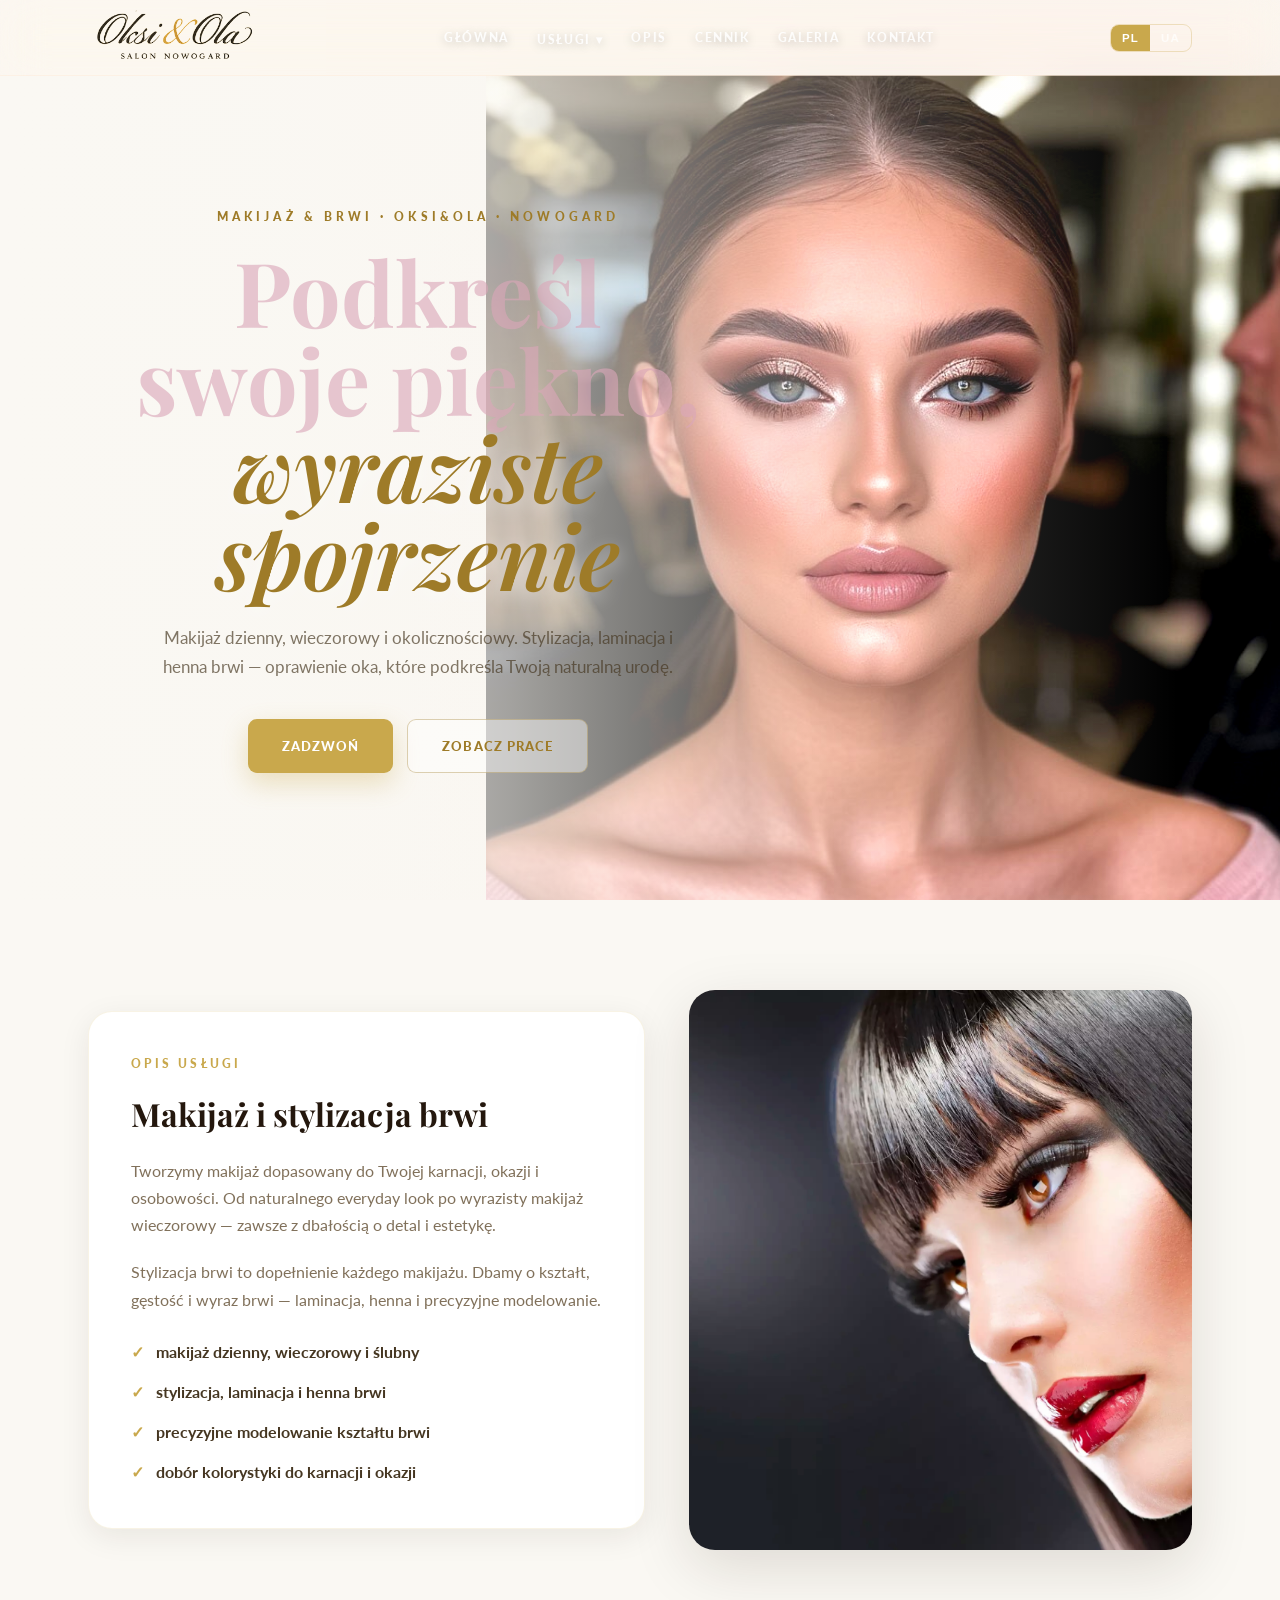
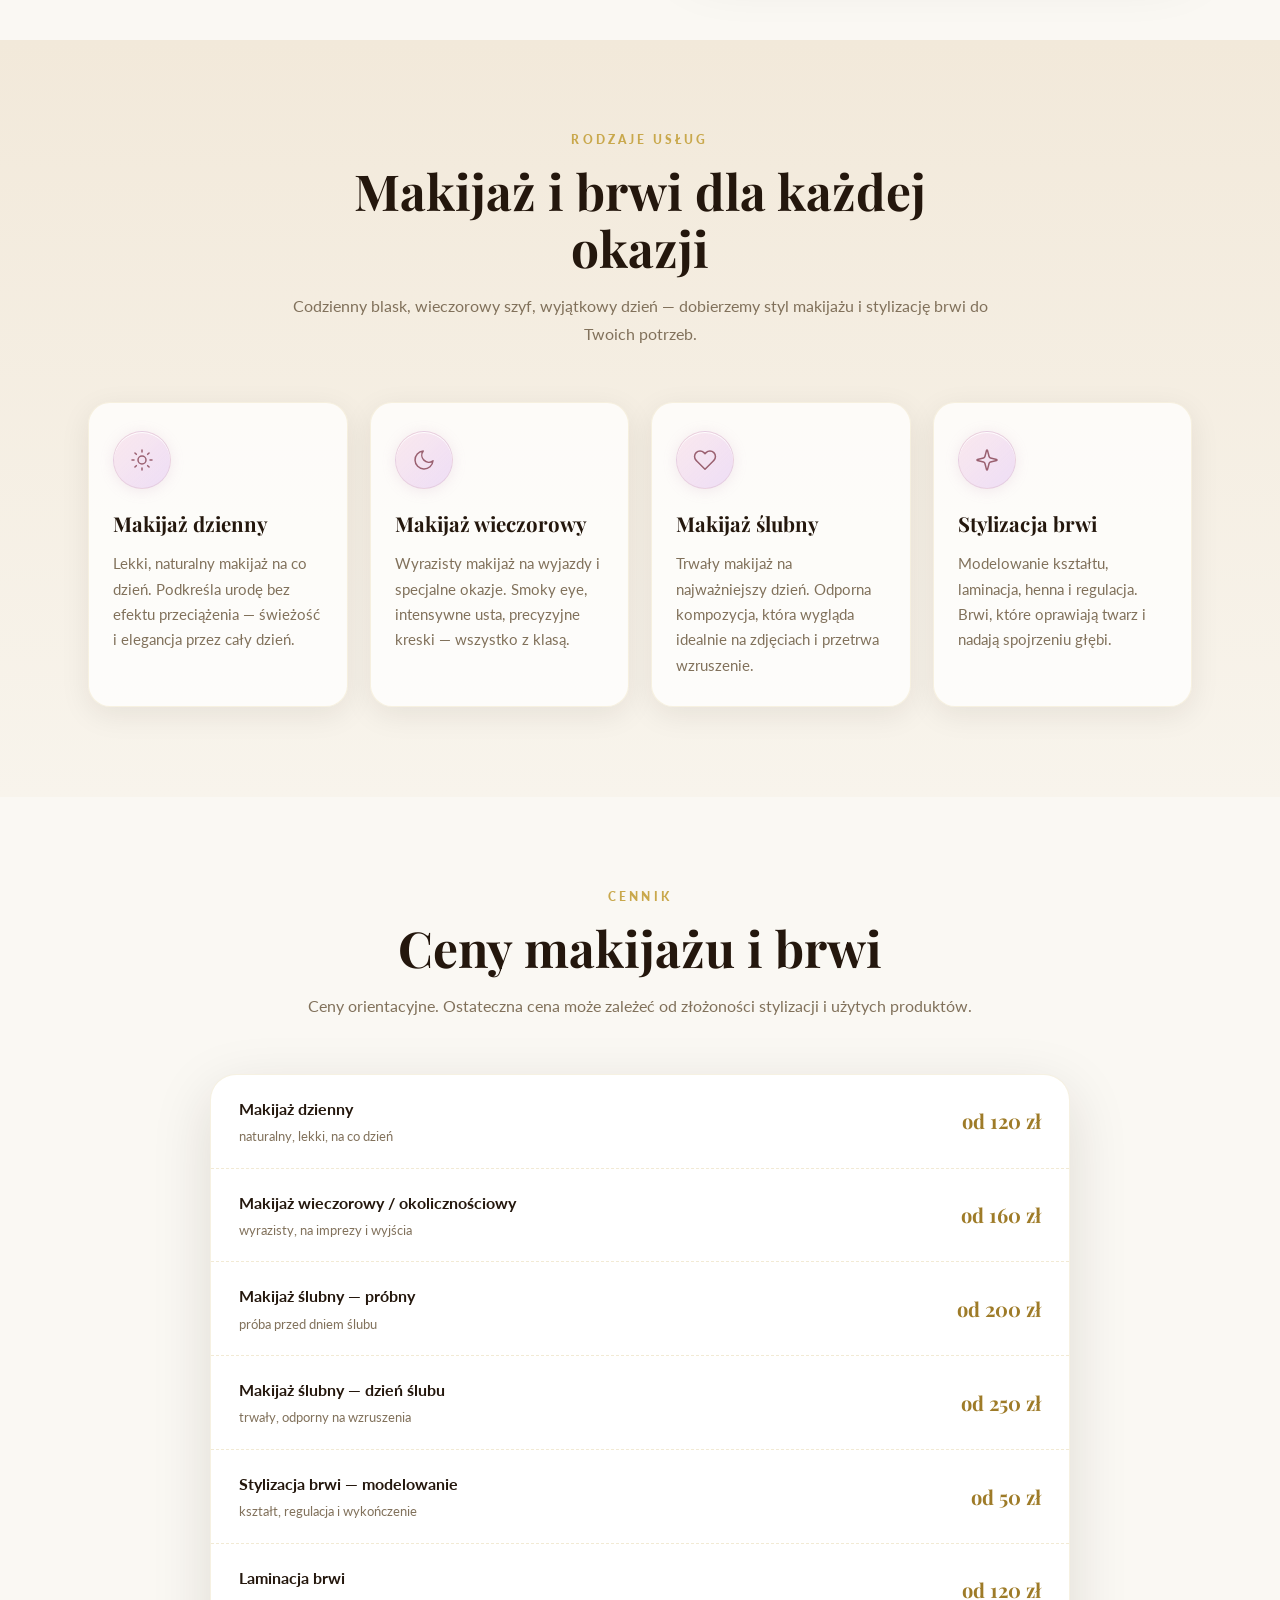
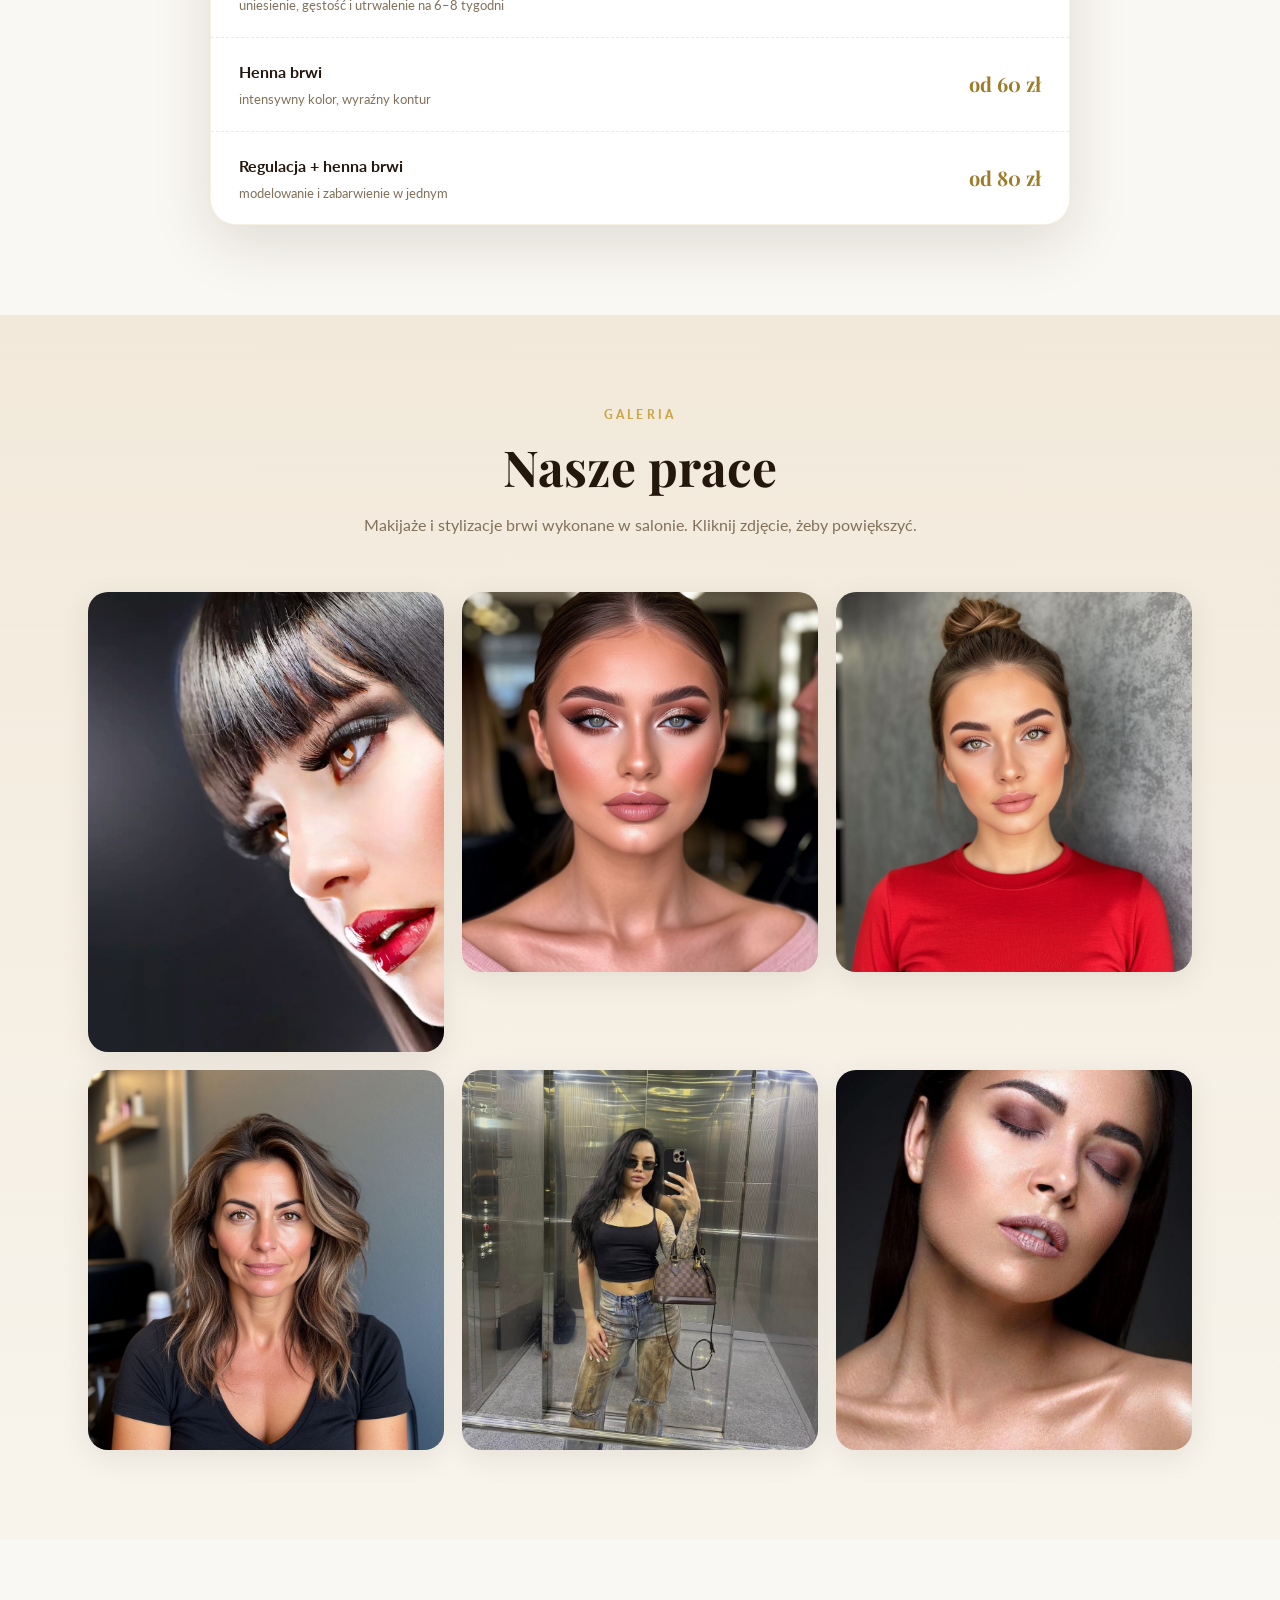
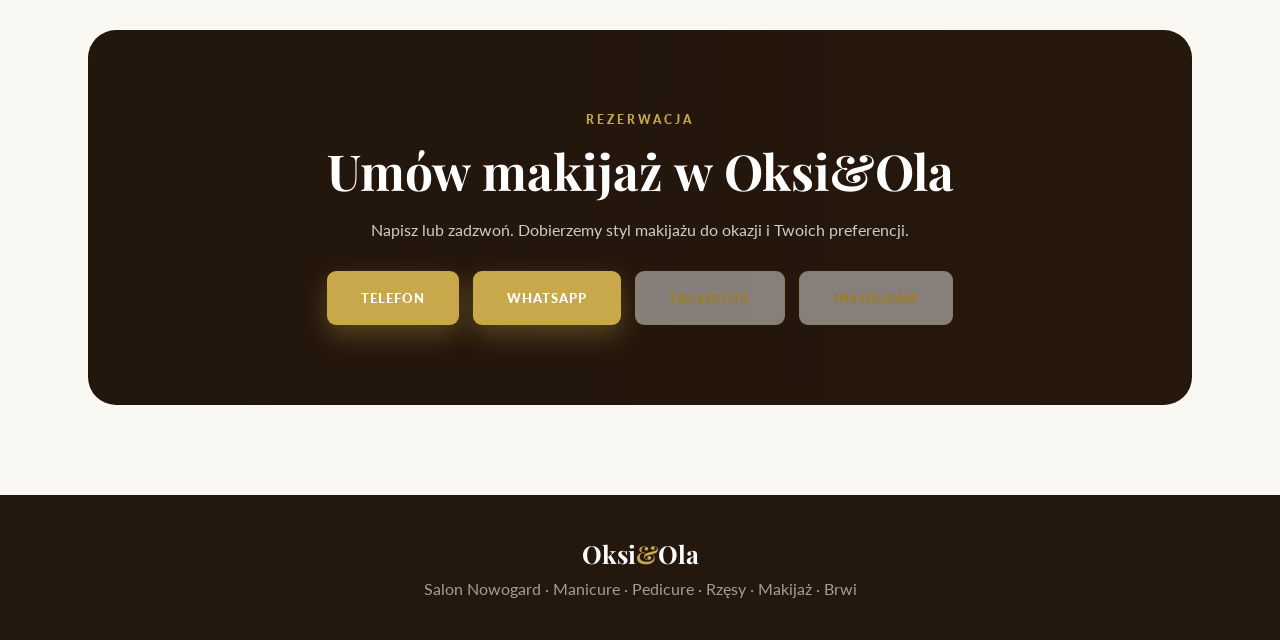
<file: make up i brwy/makeup.html>
﻿<!doctype html>
<html lang="pl">
  <head>
    <meta charset="UTF-8" />
    <meta name="viewport" content="width=device-width, initial-scale=1.0" />
    <meta name="description" content="Makijaż, stylizacja brwi i oprawa twarzy w Nowogardzie. Elegancki efekt beauty w salonie Oksi&amp;Ola." />
    <title>Makijaż i Brwi Nowogard | Oksi&amp;Ola Salon Urody</title>
    <link rel="canonical" href="https://oksiola.pl/make%20up%20i%20brwy/makeup.html" />
    <meta property="og:type" content="website" />
    <meta property="og:site_name" content="Oksi&amp;Ola Salon Nowogard" />
    <meta property="og:title" content="Makijaż i Brwi Nowogard | Oksi&amp;Ola Salon Urody" />
    <meta property="og:description" content="Makijaż, stylizacja brwi i oprawa twarzy w Nowogardzie. Elegancki efekt beauty w salonie Oksi&amp;Ola." />
    <meta property="og:url" content="https://oksiola.pl/make%20up%20i%20brwy/makeup.html" />
    <meta property="og:image" content="https://oksiola.pl/images/logo%20new.png" />
    <meta name="twitter:card" content="summary_large_image" />
    <meta name="twitter:title" content="Makijaż i Brwi Nowogard | Oksi&amp;Ola Salon Urody" />
    <meta name="twitter:description" content="Makijaż, stylizacja brwi i oprawa twarzy w Nowogardzie. Elegancki efekt beauty w salonie Oksi&amp;Ola." />
    <meta name="twitter:image" content="https://oksiola.pl/images/logo%20new.png" />
    <link rel="preconnect" href="https://fonts.googleapis.com" />
    <link
      href="https://fonts.googleapis.com/css2?family=Playfair+Display:ital,wght@0,500;0,700;1,600&family=Lato:wght@300;400;700;900&display=swap"
      rel="stylesheet"
    />
    <link rel="icon" href="../images/fav.icon.png" type="image/png" />
    <style>
      :root {
        --cream: #faf8f3;
        --beige: #f2e9da;
        --beige2: #eadbc8;
        --gold: #c9a84c;
        --gold2: #9e7b28;
        --pink: #e7b8c6;
        --dark: #24170d;
        --text: #453621;
        --muted: #81715b;
        --white: #fff;
        --shadow: 0 18px 60px rgba(35, 22, 10, 0.13);
        --soft: 0 8px 30px rgba(35, 22, 10, 0.08);
        --serif: "Playfair Display", Georgia, serif;
        --sans: "Lato", Arial, sans-serif;
        --wrap: 1160px;
      }
      * {
        box-sizing: border-box;
        margin: 0;
        padding: 0;
      }
      html {
        scroll-behavior: smooth;
      }
      body {
        font-family: var(--sans);
        background: var(--cream);
        color: var(--text);
        line-height: 1.7;
        overflow-x: hidden;
      }
      a {
        color: inherit;
        text-decoration: none;
      }
      img {
        display: block;
        width: 100%;
        height: 100%;
        object-fit: cover;
      }
      .wrap {
        max-width: var(--wrap);
        margin: 0 auto;
        padding: 0 28px;
      }
      .btn {
        display: inline-flex;
        align-items: center;
        justify-content: center;
        gap: 10px;
        padding: 15px 34px;
        border-radius: 9px;
        font-weight: 900;
        text-transform: uppercase;
        letter-spacing: 0.08em;
        font-size: 0.82rem;
        transition: 0.25s;
      }
      .btn-g {
        background: var(--gold);
        color: #fff;
        box-shadow: 0 10px 26px rgba(201, 168, 76, 0.32);
      }
      .btn-g:hover {
        background: var(--gold2);
        transform: translateY(-2px);
      }
      .btn-o {
        border: 1px solid rgba(158, 123, 40, 0.35);
        color: var(--gold2);
        background: rgba(255, 255, 255, 0.45);
      }
      .btn-o:hover {
        background: #fff;
        transform: translateY(-2px);
      }

      header {
        position: fixed;
        top: 0;
        left: 0;
        right: 0;
        height: 76px;
        z-index: 20;
        background: rgba(255, 245, 238, 0.22);
        backdrop-filter: blur(22px) saturate(180%);
        -webkit-backdrop-filter: blur(22px) saturate(180%);
        border-bottom: 1px solid rgba(255, 220, 195, 0.25);
        transition: background 0.4s, box-shadow 0.4s, transform 0.38s cubic-bezier(0.4,0,0.2,1);
      }
      .head {
        height: 76px;
        display: flex;
        align-items: center;
        justify-content: space-between;
        gap: 24px;
      }
      .logo { display: flex; align-items: center; flex-shrink: 0; }
      .logo-img { height: 62px; width: auto; max-width: 250px; object-fit: contain; display: block; }
      @media(max-width:560px){.logo-img{height:46px;max-width:190px}}
      @media(max-width:430px){.logo-img{height:42px;max-width:88px}}
      header.scrolled {
        background: rgba(250, 248, 243, 0.96);
        box-shadow: var(--soft);
      }
      nav {
        display: flex;
        gap: 28px;
        align-items: center;
      }
      nav a {
        font-size: 0.74rem;
        text-transform: uppercase;
        letter-spacing: 0.14em;
        font-weight: 900;
        color: rgba(255, 255, 255, 0.86);
        text-shadow: 0 2px 10px rgba(0, 0, 0, 0.25);
        transition: 0.2s;
      }
      header.scrolled nav a {
        color: var(--text);
        text-shadow: none;
      }
      nav a:hover {
        color: var(--gold);
      }

      .hero {
        min-height: 100vh;
        position: relative;
        display: flex;
        align-items: center;
        overflow: hidden;
        background:
          linear-gradient(
            90deg,
            rgba(250, 245, 240, 0.97) 0%,
            rgba(250, 245, 240, 0.88) 50%,
            rgba(250, 245, 240, 0.35) 100%
          ),
          radial-gradient(
            circle at 72% 35%,
            rgba(231, 184, 198, 0.28),
            transparent 48%
          ),
          radial-gradient(
            circle at 12% 70%,
            rgba(201, 168, 76, 0.14),
            transparent 42%
          ),
          var(--cream);
      }
      .hero-photo {
       position: absolute;
    right: 0;
    bottom: -75px;
    height: 100%;
    width: 62%;
    pointer-events: none;
    z-index: 1;
      }
      .hero-photo img {
        width: 100%;
        height: 100%;
        object-fit: cover;
        object-position: center 50%;
        display: block;
        filter: brightness(1.03) contrast(1.05) saturate(1.04) blur(0.2px);
      }
      .hero:before {
        content: "";
    position: absolute;
    inset: 0;
    z-index: 2;
    pointer-events: none;
  background: linear-gradient(
    90deg,
    rgba(250,248,243,1) 0%,
    rgba(250,248,243,0.9) 20%,
    rgba(250,248,243,0.65) 40%,
    rgba(250,248,243,0.35) 60%,
    rgba(250,248,243,0.12) 78%,
    transparent 92%
);
      }
      .hero-inner {
        position: relative;
        z-index: 3;
        width: 100%;
        padding-top: 80px;
      }
      .hero-copy {
        max-width: 620px;
        text-align: center;
        transform: translateX(20px);
      }
      .eyebrow {
        font-size: 0.75rem;
        text-transform: uppercase;
        letter-spacing: 0.34em;
        font-weight: 900;
        color: var(--gold2);
        margin-bottom: 20px;
      }
      h1 {
        font-family: var(--serif);
        font-size: clamp(3rem, 7vw, 6rem);
        line-height: 0.98;
        color: rgba(218, 167, 184, 0.62);
        font-weight: 700;
        margin-bottom: 12px;
      }
      h1 em {
        display: block;
        color: var(--gold2);
        font-style: italic;
        font-weight: 600;
        text-shadow: 0 5px 18px rgba(255, 255, 255, 0.45);
      }
      .hero-text {
        max-width: 510px;
        margin: 26px auto 38px;
        color: rgba(69, 54, 33, 0.68);
        font-size: 1.05rem;
        font-weight: 400;
      }
      .hero-actions {
        display: flex;
        justify-content: center;
        gap: 14px;
        flex-wrap: wrap;
        position: relative;
        z-index: 10;
      }

      section {
        padding: 90px 0;
      }
      .alt {
        background: linear-gradient(180deg, var(--beige), #f8f4ec);
      }
      .sec-head {
        text-align: center;
        max-width: 720px;
        margin: 0 auto 54px;
      }
      .tag {
        display: block;
        color: var(--gold);
        font-size: 0.74rem;
        letter-spacing: 0.26em;
        text-transform: uppercase;
        font-weight: 900;
        margin-bottom: 12px;
      }
      h2 {
        font-family: var(--serif);
        font-size: clamp(2rem, 4vw, 3.1rem);
        line-height: 1.15;
        color: var(--dark);
        margin-bottom: 16px;
      }
      .lead {
        color: var(--muted);
        font-size: 1.02rem;
      }

      .intro {
        display: grid;
        grid-template-columns: 1.05fr 0.95fr;
        gap: 44px;
        align-items: center;
      }
      .intro-card {
        background: #fff;
        border: 1px solid rgba(201, 168, 76, 0.14);
        border-radius: 24px;
        padding: 42px;
        box-shadow: var(--soft);
      }
      .intro-card h3 {
        font-family: var(--serif);
        font-size: 2rem;
        margin-bottom: 16px;
        color: var(--dark);
      }
      .intro-card p {
        color: var(--muted);
        margin-bottom: 20px;
      }
      .checks {
        display: grid;
        gap: 13px;
        margin-top: 25px;
      }
      .check {
        display: flex;
        gap: 12px;
        align-items: flex-start;
        color: var(--text);
        font-weight: 700;
      }
      .check span {
        color: var(--gold);
        font-weight: 900;
      }
      .intro-img {
        border-radius: 26px;
        overflow: hidden;
        box-shadow: var(--shadow);
        height: 560px;
      }

      .services-grid {
        display: grid;
        grid-template-columns: repeat(4, 1fr);
        gap: 22px;
      }
      .service {
        background: rgba(255, 255, 255, 0.76);
        border: 1px solid rgba(201, 168, 76, 0.14);
        border-radius: 22px;
        padding: 28px 24px;
        box-shadow: var(--soft);
        transition: 0.3s;
      }
      .service:hover {
        transform: translateY(-6px);
        box-shadow: var(--shadow);
      }
      .icon {
        width: 58px;
        height: 58px;
        border-radius: 50%;
        display: flex;
        align-items: center;
        justify-content: center;
        background: linear-gradient(135deg, rgba(249, 228, 236, 0.85) 0%, rgba(232, 212, 244, 0.75) 100%);
        border: 1px solid rgba(210, 168, 190, 0.35);
        box-shadow: 0 2px 14px rgba(196, 148, 182, 0.18), inset 0 1px 0 rgba(255, 255, 255, 0.95);
        color: #9a6070;
        margin-bottom: 18px;
      }
      .icon svg {
        width: 24px;
        height: 24px;
        flex-shrink: 0;
      }
      .service h3 {
        font-family: var(--serif);
        font-size: 1.28rem;
        color: var(--dark);
        margin-bottom: 10px;
      }
      .service p {
        color: var(--muted);
        font-size: 0.93rem;
      }

      .price-box {
        background: #fff;
        border-radius: 26px;
        box-shadow: var(--shadow);
        border: 1px solid rgba(201, 168, 76, 0.16);
        overflow: hidden;
        max-width: 860px;
        margin: 0 auto;
      }
      .row {
        display: grid;
        grid-template-columns: 1fr auto;
        gap: 20px;
        align-items: center;
        padding: 20px 28px;
        border-bottom: 1px dashed rgba(201, 168, 76, 0.24);
      }
      .row:last-child {
        border-bottom: 0;
      }
      .row b {
        font-size: 1rem;
        color: var(--dark);
      }
      .row small {
        display: block;
        color: var(--muted);
        font-weight: 400;
        margin-top: 3px;
      }
      .price {
        font-family: var(--serif);
        font-size: 1.25rem;
        font-weight: 700;
        color: var(--gold2);
        white-space: nowrap;
      }

      .gallery {
        display: grid;
        grid-template-columns: repeat(3, 1fr);
        gap: 18px;
      }
      .gitem {
        height: 380px;
        border-radius: 20px;
        overflow: hidden;
        box-shadow: var(--soft);
        cursor: pointer;
        position: relative;
        background: #ddd;
      }
      .gitem:nth-child(1) {
        height: 460px;
      }
      .gitem img {
        transition: 0.45s ease;
      }
      .gitem:hover img {
        transform: scale(1.06);
      }
      .gitem:after {
        content: "Zobacz";
        position: absolute;
        left: 18px;
        bottom: 18px;
        background: rgba(255, 255, 255, 0.78);
        backdrop-filter: blur(8px);
        padding: 8px 14px;
        border-radius: 8px;
        font-size: 0.75rem;
        font-weight: 900;
        letter-spacing: 0.08em;
        text-transform: uppercase;
        opacity: 0;
        transition: 0.3s;
      }
      .gitem:hover:after {
        opacity: 1;
      }

      .cta {
        text-align: center;
        padding: 80px 40px;
        background:
          linear-gradient(
            135deg,
            rgba(36, 23, 13, 0.9),
            rgba(36, 23, 13, 0.75)
          ),
          linear-gradient(to right, #1a0d05, #2d1a0a);
        border-radius: 28px;
      }
      .cta h2 {
        color: #fff;
      }
      .cta p {
        color: rgba(255, 255, 255, 0.78);
        max-width: 620px;
        margin: 0 auto 28px;
      }

      footer {
        background: var(--dark);
        color: rgba(255, 255, 255, 0.58);
        padding: 38px 0;
        text-align: center;
      }
      footer b {
        font-family: var(--serif);
        font-size: 1.55rem;
        color: #fff;
      }
      footer b span {
        color: var(--gold);
      }

      .lightbox {
        position: fixed;
        inset: 0;
        background: rgba(0, 0, 0, 0.88);
        z-index: 100;
        display: none;
        align-items: center;
        justify-content: center;
        padding: 28px;
      }
      .lightbox.open {
        display: flex;
      }
      .lightbox img {
        width: auto;
        max-width: 96vw;
        height: auto;
        max-height: 90vh;
        border-radius: 16px;
        box-shadow: 0 20px 80px rgba(0, 0, 0, 0.45);
      }
      .close {
        position: absolute;
        top: 18px;
        right: 22px;
        color: #fff;
        font-size: 42px;
        line-height: 1;
        cursor: pointer;
      }

      @media (max-width: 900px) {
        nav {
          display: none;
        }
        .hero-photo {
          height: 55%;
          right: -30px;
        }
        .hero-copy {
          transform: none;
          margin: 0 auto;
          padding-bottom: 45px;
        }
        h1 {
          font-size: clamp(3rem, 15vw, 5rem);
        }
        .intro {
          grid-template-columns: 1fr;
        }
        .services-grid {
          grid-template-columns: 1fr 1fr;
        }
        .gallery {
          grid-template-columns: 1fr 1fr;
        }
        .gitem,
        .gitem:nth-child(1) {
          height: 320px;
        }
      }
      @media (max-width: 560px) {
        header {
          height: 66px;
        }
        .head {
          height: 66px;
        }
        .hero {
          min-height: 92vh;
        }
        .hero-photo {
          display: none;
        }
        .hero-actions .btn {
          width: 100%;
        }
        section {
          padding: 64px 0;
        }
        .services-grid,
        .gallery {
          grid-template-columns: 1fr;
        }
        .row {
          grid-template-columns: 1fr;
          padding: 18px 22px;
        }
        .intro-img {
          height: 420px;
        }
      }
      .nav-dd {
        position: relative;
      }
      .nav-dd-menu {
        position: absolute;
        top: calc(100% + 10px);
        left: -12px;
        background: rgba(250, 248, 243, 0.97);
        backdrop-filter: blur(14px);
        border-radius: 10px;
        box-shadow: 0 10px 40px rgba(35, 22, 10, 0.15);
        border: 1px solid rgba(201, 168, 76, 0.18);
        min-width: 220px;
        padding: 8px 0;
        opacity: 0;
        pointer-events: none;
        transform: translateY(-6px);
        transition:
          opacity 0.25s,
          transform 0.25s;
        z-index: 50;
      }
      .nav-dd:hover .nav-dd-menu {
        opacity: 1;
        pointer-events: auto;
        transform: none;
      }
      .nav-dd-menu a {
        display: block;
        padding: 11px 18px;
        font-size: 0.73rem;
        text-transform: uppercase;
        letter-spacing: 0.1em;
        font-weight: 900;
        color: var(--text) !important;
        text-shadow: none !important;
        white-space: nowrap;
        transition: 0.2s;
      }
      .nav-dd-menu a:hover {
        color: var(--gold) !important;
        background: rgba(201, 168, 76, 0.07);
      }

      [lang-block] {
        display: none;
      }
      [lang-block].active {
        display: block;
      }
      .langs {
        display: flex;
        border: 1px solid rgba(201, 168, 76, 0.3);
        border-radius: 9px;
        overflow: hidden;
      }
      .langs button {
        padding: 7px 11px;
        font-size: 0.72rem;
        font-weight: 900;
        letter-spacing: 0.1em;
        color: rgba(255, 255, 255, 0.7);
        cursor: pointer;
        border: none;
        background: transparent;
        transition: 0.2s;
      }
      header.scrolled .langs button {
        color: var(--text);
      }
      .langs button.active {
        background: var(--gold);
        color: #fff;
      }
      .hbg{display:none;flex-direction:column;gap:5px;width:28px;padding:4px 0;cursor:pointer;border:none;background:none;flex-shrink:0}
      .hbg span{display:block;height:1.5px;transition:.35s;border-radius:2px;background:rgba(255,255,255,.85)}
      header.scrolled .hbg span{background:var(--dark)}
      .hbg.op span:nth-child(1){transform:translateY(6.5px) rotate(45deg)}
      .hbg.op span:nth-child(2){opacity:0;transform:scaleX(0)}
      .hbg.op span:nth-child(3){transform:translateY(-6.5px) rotate(-45deg)}
      #mnav{display:none;position:fixed;top:76px;left:0;right:0;z-index:19;background:rgba(250,248,243,.98);backdrop-filter:blur(16px);-webkit-backdrop-filter:blur(16px);box-shadow:0 8px 40px rgba(35,22,10,.13);padding:12px 0 20px}
      #mnav.show{display:block}
      #mnav a{display:block;padding:13px 28px;font-size:.78rem;text-transform:uppercase;letter-spacing:.12em;font-weight:900;color:var(--text);border-bottom:1px solid rgba(201,168,76,.08);transition:color .2s,background .2s}
      #mnav a:hover{color:var(--gold);background:rgba(201,168,76,.04)}
      @media(max-width:900px){.hbg{display:flex}}
      @media(max-width:560px){#mnav{top:66px}}
    </style>
  </head>
  <body>
    <header id="hdr">
      <div class="wrap head">
        <a class="logo" href="../index.html">
          <picture>
            <source media="(max-width: 430px)" srcset="../images/compact logo.png" />
            <img src="../images/logo new.png" alt="Oksi&amp;Ola Salon" class="logo-img" />
          </picture>
        </a>
        <nav>
          <a href="../index.html">G&#x142;&#xF3;wna</a>
          <div class="nav-dd">
            <a href="../index.html#services">Us&#x142;ugi &#x25BE;</a>
            <div class="nav-dd-menu">
              <a href="../manicure/manicure.html">Manicure</a
              ><a href="../pedicure/pedicure_premium_oksi_ola.html"
                >Pedicure</a
              ><a href="../Rzecy/lashes_premium_oksi_ola.html"
                >Rz&#x119;sy</a
              ><a href="../make%20up%20i%20brwy/makeup.html"
                >Maki&#x17C;a&#x17C; &amp; Brwi</a
              ><a href="../strzyzenie/strzyzenie.html">Fryzjer</a
              ><a href="../botoks/botoks.html"
                >Regeneracja W&#x142;os&#xF3;w</a
              >
            </div>
          </div>
          <a href="#opis">Opis</a>
          <a href="#cennik">Cennik</a>
          <a href="#galeria">Galeria</a>
          <a href="#kontakt">Kontakt</a>
        </nav>
        <div class="langs">
          <button class="active" data-lang="pl">PL</button
          ><button data-lang="ua">UA</button>
        </div>
        <button class="hbg" id="hbg" aria-label="Menu" aria-expanded="false"><span></span><span></span><span></span></button>
      </div>
    </header>
    <div id="mnav">
      <a href="../index.html">Główna</a>
      <a href="../manicure/manicure.html">Manicure</a>
      <a href="../pedicure/pedicure_premium_oksi_ola.html">Pedicure</a>
      <a href="../Rzecy/lashes_premium_oksi_ola.html">Rzęsy</a>
      <a href="../make%20up%20i%20brwy/makeup.html">Makijaż &amp; Brwi</a>
      <a href="../strzyzenie/strzyzenie.html">Fryzjer</a>
      <a href="../botoks/botoks.html">Regeneracja Włosów</a>
      <a href="#opis">Opis</a>
      <a href="#cennik">Cennik</a>
      <a href="#galeria">Galeria</a>
      <a href="#kontakt">Kontakt</a>
    </div>

    <main>
      <section class="hero">
        <div class="hero-photo">
          <img src="1769422585-make-up.jpg" alt="Makija&#x17C; Oksi&amp;Ola" />
        </div>
        <div class="wrap hero-inner">
          <div class="hero-copy">
            <div lang-block data-block="pl" class="active">
              <p class="eyebrow">
                Makija&#x17C; &amp; Brwi &middot; Oksi&amp;Ola &middot; Nowogard
              </p>
              <h1>
                Podkre&#x15B;l swoje pi&#x119;kno,<em>wyraziste spojrzenie</em>
              </h1>
              <p class="hero-text">
                Makija&#x17C; dzienny, wieczorowy i okoliczno&#x15B;ciowy.
                Stylizacja, laminacja i henna brwi &#x2014; oprawienie oka,
                kt&#xF3;re podkre&#x15B;la Twoj&#x105; naturaln&#x105;
                urod&#x119;.
              </p>
              <div class="hero-actions">
                <a class="btn btn-g" href="tel:+48732723765">Zadzwo&#x144;</a>
                <a class="btn btn-o" href="#galeria">Zobacz prace</a>
              </div>
            </div>
            <div lang-block data-block="ua">
              <p class="eyebrow">
                &#x41C;&#x430;&#x43A;&#x456;&#x44F;&#x436; &amp;
                &#x411;&#x440;&#x43E;&#x432;&#x438; &middot; Oksi&amp;Ola
                &middot;
                &#x41D;&#x43E;&#x432;&#x43E;&#x433;&#x430;&#x440;&#x434;
              </p>
              <h1>
                &#x41F;&#x456;&#x434;&#x43A;&#x440;&#x435;&#x441;&#x43B;&#x456;&#x442;&#x44C;
                &#x441;&#x432;&#x43E;&#x44E;
                &#x432;&#x440;&#x430;&#x433;&#x443;,<em
                  >&#x432;&#x438;&#x440;&#x430;&#x437;&#x43D;&#x438;&#x439;
                  &#x43F;&#x43E;&#x433;&#x43B;&#x44F;&#x434;</em
                >
              </h1>
              <p class="hero-text">
                &#x41C;&#x430;&#x43A;&#x456;&#x44F;&#x436;
                &#x434;&#x435;&#x43D;&#x43D;&#x438;&#x439;,
                &#x432;&#x435;&#x447;&#x456;&#x440;&#x43D;&#x456;&#x439;
                &#x442;&#x430;
                &#x441;&#x432;&#x44F;&#x442;&#x43A;&#x43E;&#x432;&#x438;&#x439;.
                &#x421;&#x442;&#x438;&#x43B;&#x456;&#x437;&#x430;&#x446;&#x456;&#x44F;,
                &#x43B;&#x430;&#x43C;&#x456;&#x43D;&#x443;&#x432;&#x430;&#x43D;&#x43D;&#x44F;
                &#x442;&#x430; &#x445;&#x43D;&#x430; &#x434;&#x43B;&#x44F;
                &#x431;&#x440;&#x456;&#x432; &#x2014;
                &#x43E;&#x444;&#x43E;&#x440;&#x43C;&#x43B;&#x435;&#x43D;&#x43D;&#x44F;
                &#x43E;&#x447;&#x435;&#x439;, &#x44F;&#x43A;&#x435;
                &#x43F;&#x456;&#x434;&#x43A;&#x440;&#x435;&#x441;&#x43B;&#x44E;&#x454;
                &#x412;&#x430;&#x448;&#x443;
                &#x43F;&#x440;&#x438;&#x440;&#x43E;&#x434;&#x43D;&#x443;
                &#x432;&#x440;&#x430;&#x433;&#x443;.
              </p>
              <div class="hero-actions">
                <a class="btn btn-g" href="tel:+48732723765"
                  >&#x417;&#x430;&#x442;&#x435;&#x43B;&#x435;&#x444;&#x43E;&#x43D;&#x443;&#x432;&#x430;&#x442;&#x438;</a
                >
                <a class="btn btn-o" href="#galeria"
                  >&#x41F;&#x435;&#x440;&#x435;&#x433;&#x43B;&#x44F;&#x43D;&#x443;&#x442;&#x438;
                  &#x440;&#x43E;&#x431;&#x43E;&#x442;&#x438;</a
                >
              </div>
            </div>
          </div>
        </div>
      </section>

      <section id="opis">
        <div class="wrap intro">
          <div class="intro-card">
            <div lang-block data-block="pl" class="active">
              <span class="tag">Opis us&#x142;ugi</span>
              <h3>Makija&#x17C; i stylizacja brwi</h3>
              <p>
                Tworzymy makija&#x17C; dopasowany do Twojej karnacji, okazji i
                osobowo&#x15B;ci. Od naturalnego everyday look po wyrazisty
                makija&#x17C; wieczorowy &#x2014; zawsze z dbało&#x15B;ci&#x105;
                o detal i estetyk&#x119;.
              </p>
              <p>
                Stylizacja brwi to dope&#x142;nienie ka&#x17C;dego
                makija&#x17C;u. Dbamy o kszta&#x142;t, g&#x119;sto&#x15B;&#x107;
                i wyraz brwi &#x2014; laminacja, henna i precyzyjne modelowanie.
              </p>
              <div class="checks">
                <div class="check">
                  <span>&#x2713;</span> makija&#x17C; dzienny, wieczorowy i
                  &#x15B;lubny
                </div>
                <div class="check">
                  <span>&#x2713;</span> stylizacja, laminacja i henna brwi
                </div>
                <div class="check">
                  <span>&#x2713;</span> precyzyjne modelowanie kszta&#x142;tu
                  brwi
                </div>
                <div class="check">
                  <span>&#x2713;</span> dob&#xF3;r kolorystyki do karnacji i
                  okazji
                </div>
              </div>
            </div>
            <div lang-block data-block="ua">
              <span class="tag"
                >&#x41E;&#x43F;&#x438;&#x441;
                &#x43F;&#x43E;&#x441;&#x43B;&#x443;&#x433;&#x438;</span
              >
              <h3>
                &#x41C;&#x430;&#x43A;&#x456;&#x44F;&#x436; &#x442;&#x430;
                &#x441;&#x442;&#x438;&#x43B;&#x456;&#x437;&#x430;&#x446;&#x456;&#x44F;
                &#x431;&#x440;&#x456;&#x432;
              </h3>
              <p>
                &#x41C;&#x438;
                &#x441;&#x442;&#x432;&#x43E;&#x440;&#x44E;&#x454;&#x43C;&#x43E;
                &#x43C;&#x430;&#x43A;&#x456;&#x44F;&#x436;,
                &#x43F;&#x456;&#x434;&#x456;&#x431;&#x440;&#x430;&#x43D;&#x438;&#x439;
                &#x43F;&#x456;&#x434; &#x412;&#x430;&#x448;
                &#x43A;&#x43E;&#x43B;&#x456;&#x440;
                &#x448;&#x43A;&#x456;&#x440;&#x438;,
                &#x43D;&#x430;&#x433;&#x43E;&#x434;&#x443; &#x442;&#x430;
                &#x43E;&#x441;&#x43E;&#x431;&#x438;&#x441;&#x442;&#x456;&#x441;&#x442;&#x44C;.
                &#x412;&#x456;&#x434;
                &#x43F;&#x440;&#x438;&#x440;&#x43E;&#x434;&#x43D;&#x43E;&#x433;&#x43E;
                everyday look &#x434;&#x43E;
                &#x432;&#x438;&#x440;&#x430;&#x437;&#x43D;&#x43E;&#x433;&#x43E;
                &#x432;&#x435;&#x447;&#x456;&#x440;&#x43D;&#x44C;&#x43E;&#x433;&#x43E;
                &#x43C;&#x430;&#x43A;&#x456;&#x44F;&#x436;&#x443; &#x2014;
                &#x437;&#x430;&#x432;&#x436;&#x434;&#x438; &#x437;
                &#x443;&#x432;&#x430;&#x433;&#x43E;&#x44E; &#x434;&#x43E;
                &#x434;&#x435;&#x442;&#x430;&#x43B;&#x435;&#x439; &#x442;&#x430;
                &#x435;&#x441;&#x442;&#x435;&#x442;&#x438;&#x43A;&#x438;.
              </p>
              <p>
                &#x421;&#x442;&#x438;&#x43B;&#x456;&#x437;&#x430;&#x446;&#x456;&#x44F;
                &#x431;&#x440;&#x456;&#x432; &#x2014; &#x446;&#x435;
                &#x437;&#x430;&#x432;&#x435;&#x440;&#x448;&#x435;&#x43D;&#x43D;&#x44F;
                &#x431;&#x443;&#x434;&#x44C;-&#x44F;&#x43A;&#x43E;&#x433;&#x43E;
                &#x43C;&#x430;&#x43A;&#x456;&#x44F;&#x436;&#x443;.
                &#x41C;&#x438; &#x434;&#x431;&#x430;&#x454;&#x43C;&#x43E;
                &#x43F;&#x440;&#x43E; &#x444;&#x43E;&#x440;&#x43C;&#x443;,
                &#x433;&#x443;&#x441;&#x442;&#x43E;&#x442;&#x443; &#x456;
                &#x432;&#x438;&#x440;&#x430;&#x437;&#x43D;&#x456;&#x441;&#x442;&#x44C;
                &#x431;&#x440;&#x456;&#x432; &#x2014;
                &#x43B;&#x430;&#x43C;&#x456;&#x43D;&#x443;&#x432;&#x430;&#x43D;&#x43D;&#x44F;,
                &#x445;&#x43D;&#x430; &#x442;&#x430;
                &#x442;&#x43E;&#x447;&#x43D;&#x435;
                &#x43C;&#x43E;&#x434;&#x435;&#x43B;&#x44E;&#x432;&#x430;&#x43D;&#x43D;&#x44F;.
              </p>
              <div class="checks">
                <div class="check">
                  <span>&#x2713;</span>
                  &#x43C;&#x430;&#x43A;&#x456;&#x44F;&#x436;
                  &#x434;&#x435;&#x43D;&#x43D;&#x438;&#x439;,
                  &#x432;&#x435;&#x447;&#x456;&#x440;&#x43D;&#x456;&#x439;
                  &#x442;&#x430;
                  &#x432;&#x435;&#x441;&#x456;&#x43B;&#x44C;&#x43D;&#x438;&#x439;
                </div>
                <div class="check">
                  <span>&#x2713;</span>
                  &#x441;&#x442;&#x438;&#x43B;&#x456;&#x437;&#x430;&#x446;&#x456;&#x44F;,
                  &#x43B;&#x430;&#x43C;&#x456;&#x43D;&#x443;&#x432;&#x430;&#x43D;&#x43D;&#x44F;
                  &#x442;&#x430; &#x445;&#x43D;&#x430; &#x434;&#x43B;&#x44F;
                  &#x431;&#x440;&#x456;&#x432;
                </div>
                <div class="check">
                  <span>&#x2713;</span> &#x442;&#x43E;&#x447;&#x43D;&#x435;
                  &#x43C;&#x43E;&#x434;&#x435;&#x43B;&#x44E;&#x432;&#x430;&#x43D;&#x43D;&#x44F;
                  &#x444;&#x43E;&#x440;&#x43C;&#x438;
                  &#x431;&#x440;&#x456;&#x432;
                </div>
                <div class="check">
                  <span>&#x2713;</span>
                  &#x43F;&#x456;&#x434;&#x431;&#x456;&#x440;
                  &#x43A;&#x43E;&#x43B;&#x44C;&#x43E;&#x440;&#x443;
                  &#x434;&#x43E;
                  &#x43A;&#x43E;&#x43B;&#x44C;&#x43E;&#x440;&#x443;
                  &#x448;&#x43A;&#x456;&#x440;&#x438; &#x442;&#x430;
                  &#x43D;&#x430;&#x433;&#x43E;&#x434;&#x438;
                </div>
              </div>
            </div>
          </div>
          <div class="intro-img">
            <img
              src="101782_1.jpg"
              alt="Makija&#x17C; Oksi&amp;Ola Nowogard"
              loading="lazy"
            />
          </div>
        </div>
      </section>

      <section class="alt">
        <div class="wrap">
          <div lang-block data-block="pl" class="active">
            <div class="sec-head">
              <span class="tag">Rodzaje us&#x142;ug</span>
              <h2>Makija&#x17C; i brwi dla ka&#x17C;dej okazji</h2>
              <p class="lead">
                Codzienny blask, wieczorowy szyf, wyj&#x105;tkowy dzie&#x144;
                &#x2014; dobierzemy styl makija&#x17C;u i stylizacj&#x119; brwi
                do Twoich potrzeb.
              </p>
            </div>
            <div class="services-grid">
              <div class="service">
                <div class="icon"><svg viewBox="0 0 24 24" fill="none" stroke="currentColor" stroke-width="1.5" stroke-linecap="round" stroke-linejoin="round" aria-hidden="true"><circle cx="12" cy="12" r="4"/><path d="M12 2v2M12 20v2M4.93 4.93l1.41 1.41M17.66 17.66l1.41 1.41M2 12h2M20 12h2M4.93 19.07l1.41-1.41M17.66 6.34l1.41-1.41"/></svg></div>
                <h3>Makija&#x17C; dzienny</h3>
                <p>
                  Lekki, naturalny makija&#x17C; na co dzie&#x144;.
                  Podkre&#x15B;la urod&#x119; bez efektu
                  przeci&#x105;&#x17C;enia &#x2014;
                  &#x15B;wie&#x17C;o&#x15B;&#x107; i elegancja przez ca&#x142;y
                  dzie&#x144;.
                </p>
              </div>
              <div class="service">
                <div class="icon"><svg viewBox="0 0 24 24" fill="none" stroke="currentColor" stroke-width="1.5" stroke-linecap="round" stroke-linejoin="round" aria-hidden="true"><path d="M21 12.79A9 9 0 1 1 11.21 3 7 7 0 0 0 21 12.79z"/></svg></div>
                <h3>Makija&#x17C; wieczorowy</h3>
                <p>
                  Wyrazisty makija&#x17C; na wyjazdy i specjalne okazje. Smoky
                  eye, intensywne usta, precyzyjne kreski &#x2014; wszystko z
                  klas&#x105;.
                </p>
              </div>
              <div class="service">
                <div class="icon"><svg viewBox="0 0 24 24" fill="none" stroke="currentColor" stroke-width="1.5" stroke-linecap="round" stroke-linejoin="round" aria-hidden="true"><path d="M20.84 4.61a5.5 5.5 0 0 0-7.78 0L12 5.67l-1.06-1.06a5.5 5.5 0 0 0-7.78 7.78l1.06 1.06L12 21.23l7.78-7.78 1.06-1.06a5.5 5.5 0 0 0 0-7.78z"/></svg></div>
                <h3>Makija&#x17C; &#x15B;lubny</h3>
                <p>
                  Trwa&#x142;y makija&#x17C; na najwa&#x17C;niejszy dzie&#x144;.
                  Odporna kompozycja, kt&#xF3;ra wygl&#x105;da idealnie na
                  zdj&#x119;ciach i przetrwa wzruszenie.
                </p>
              </div>
              <div class="service">
                <div class="icon"><svg viewBox="0 0 24 24" fill="none" stroke="currentColor" stroke-width="1.5" stroke-linecap="round" stroke-linejoin="round" aria-hidden="true"><path d="M9.937 15.5A2 2 0 0 0 8.5 14.063l-6.135-1.582a.5.5 0 0 1 0-.962L8.5 9.936A2 2 0 0 0 9.937 8.5l1.582-6.135a.5.5 0 0 1 .963 0L14.063 8.5A2 2 0 0 0 15.5 9.937l6.135 1.581a.5.5 0 0 1 0 .964L15.5 14.063a2 2 0 0 0-1.437 1.437l-1.582 6.135a.5.5 0 0 1-.963 0z"/></svg></div>
                <h3>Stylizacja brwi</h3>
                <p>
                  Modelowanie kszta&#x142;tu, laminacja, henna i regulacja.
                  Brwi, kt&#xF3;re oprawiaj&#x105; twarz i nadaj&#x105;
                  spojrzeniu g&#x142;&#x119;bi.
                </p>
              </div>
            </div>
          </div>
          <div lang-block data-block="ua">
            <div class="sec-head">
              <span class="tag"
                >&#x412;&#x438;&#x434;&#x438;
                &#x43F;&#x43E;&#x441;&#x43B;&#x443;&#x433;</span
              >
              <h2>
                &#x41C;&#x430;&#x43A;&#x456;&#x44F;&#x436; &#x456;
                &#x431;&#x440;&#x43E;&#x432;&#x438; &#x434;&#x43B;&#x44F;
                &#x43A;&#x43E;&#x436;&#x43D;&#x43E;&#x457;
                &#x43D;&#x430;&#x433;&#x43E;&#x434;&#x438;
              </h2>
              <p class="lead">
                &#x429;&#x43E;&#x434;&#x435;&#x43D;&#x43D;&#x435;
                &#x441;&#x456;&#x44F;&#x439;&#x432;&#x43E;,
                &#x432;&#x435;&#x447;&#x456;&#x440;&#x43D;&#x44F;
                &#x435;&#x43B;&#x435;&#x433;&#x430;&#x43D;&#x442;&#x43D;&#x456;&#x441;&#x442;&#x44C;,
                &#x43E;&#x441;&#x43E;&#x431;&#x43B;&#x438;&#x432;&#x438;&#x439;
                &#x434;&#x435;&#x43D;&#x44C; &#x2014;
                &#x43F;&#x456;&#x434;&#x431;&#x435;&#x440;&#x435;&#x43C;&#x43E;
                &#x441;&#x442;&#x438;&#x43B;&#x44C;
                &#x43C;&#x430;&#x43A;&#x456;&#x44F;&#x436;&#x443; &#x456;
                &#x441;&#x442;&#x438;&#x43B;&#x456;&#x437;&#x430;&#x446;&#x456;&#x44E;
                &#x431;&#x440;&#x456;&#x432; &#x43F;&#x456;&#x434;
                &#x412;&#x430;&#x448;&#x456;
                &#x43F;&#x43E;&#x442;&#x440;&#x435;&#x431;&#x438;.
              </p>
            </div>
            <div class="services-grid">
              <div class="service">
                <div class="icon"><svg viewBox="0 0 24 24" fill="none" stroke="currentColor" stroke-width="1.5" stroke-linecap="round" stroke-linejoin="round" aria-hidden="true"><circle cx="12" cy="12" r="4"/><path d="M12 2v2M12 20v2M4.93 4.93l1.41 1.41M17.66 17.66l1.41 1.41M2 12h2M20 12h2M4.93 19.07l1.41-1.41M17.66 6.34l1.41-1.41"/></svg></div>
                <h3>
                  &#x414;&#x435;&#x43D;&#x43D;&#x438;&#x439;
                  &#x43C;&#x430;&#x43A;&#x456;&#x44F;&#x436;
                </h3>
                <p>
                  &#x41B;&#x435;&#x433;&#x43A;&#x438;&#x439;,
                  &#x43F;&#x440;&#x438;&#x440;&#x43E;&#x434;&#x43D;&#x438;&#x439;
                  &#x43C;&#x430;&#x43A;&#x456;&#x44F;&#x436; &#x43D;&#x430;
                  &#x449;&#x43E;&#x434;&#x435;&#x43D;&#x44C;.
                  &#x41F;&#x456;&#x434;&#x43A;&#x440;&#x435;&#x441;&#x43B;&#x44E;&#x454;
                  &#x432;&#x440;&#x430;&#x433;&#x443; &#x431;&#x435;&#x437;
                  &#x43D;&#x430;&#x432;&#x430;&#x43D;&#x442;&#x430;&#x436;&#x435;&#x43D;&#x43D;&#x44F;
                  &#x2014;
                  &#x441;&#x432;&#x456;&#x436;&#x456;&#x441;&#x442;&#x44C;
                  &#x456;
                  &#x435;&#x43B;&#x435;&#x433;&#x430;&#x43D;&#x442;&#x43D;&#x456;&#x441;&#x442;&#x44C;
                  &#x432;&#x435;&#x441;&#x44C; &#x434;&#x435;&#x43D;&#x44C;.
                </p>
              </div>
              <div class="service">
                <div class="icon"><svg viewBox="0 0 24 24" fill="none" stroke="currentColor" stroke-width="1.5" stroke-linecap="round" stroke-linejoin="round" aria-hidden="true"><path d="M21 12.79A9 9 0 1 1 11.21 3 7 7 0 0 0 21 12.79z"/></svg></div>
                <h3>
                  &#x412;&#x435;&#x447;&#x456;&#x440;&#x43D;&#x456;&#x439;
                  &#x43C;&#x430;&#x43A;&#x456;&#x44F;&#x436;
                </h3>
                <p>
                  &#x412;&#x438;&#x440;&#x430;&#x437;&#x43D;&#x438;&#x439;
                  &#x43C;&#x430;&#x43A;&#x456;&#x44F;&#x436;
                  &#x434;&#x43B;&#x44F;
                  &#x43E;&#x441;&#x43E;&#x431;&#x43B;&#x438;&#x432;&#x438;&#x445;
                  &#x432;&#x438;&#x43F;&#x430;&#x434;&#x43A;&#x456;&#x432;.
                  Smoky eye,
                  &#x456;&#x43D;&#x442;&#x435;&#x43D;&#x441;&#x438;&#x432;&#x43D;&#x456;
                  &#x433;&#x443;&#x431;&#x438;,
                  &#x442;&#x43E;&#x447;&#x43D;&#x456;
                  &#x441;&#x442;&#x440;&#x456;&#x43B;&#x43A;&#x438; &#x2014;
                  &#x432;&#x441;&#x435; &#x437;
                  &#x43A;&#x43B;&#x430;&#x441;&#x43E;&#x43C;.
                </p>
              </div>
              <div class="service">
                <div class="icon"><svg viewBox="0 0 24 24" fill="none" stroke="currentColor" stroke-width="1.5" stroke-linecap="round" stroke-linejoin="round" aria-hidden="true"><path d="M20.84 4.61a5.5 5.5 0 0 0-7.78 0L12 5.67l-1.06-1.06a5.5 5.5 0 0 0-7.78 7.78l1.06 1.06L12 21.23l7.78-7.78 1.06-1.06a5.5 5.5 0 0 0 0-7.78z"/></svg></div>
                <h3>
                  &#x412;&#x435;&#x441;&#x456;&#x43B;&#x44C;&#x43D;&#x438;&#x439;
                  &#x43C;&#x430;&#x43A;&#x456;&#x44F;&#x436;
                </h3>
                <p>
                  &#x421;&#x442;&#x456;&#x439;&#x43A;&#x438;&#x439;
                  &#x43C;&#x430;&#x43A;&#x456;&#x44F;&#x436; &#x43D;&#x430;
                  &#x43D;&#x430;&#x439;&#x432;&#x430;&#x436;&#x43B;&#x438;&#x432;&#x456;&#x448;&#x438;&#x439;
                  &#x434;&#x435;&#x43D;&#x44C;.
                  &#x412;&#x438;&#x442;&#x440;&#x438;&#x43C;&#x430;&#x454;
                  &#x456; &#x441;&#x43B;&#x44C;&#x43E;&#x437;&#x438;, &#x456;
                  &#x434;&#x43E;&#x432;&#x433;&#x456;
                  &#x433;&#x43E;&#x434;&#x438;&#x43D;&#x438;
                  &#x441;&#x432;&#x44F;&#x442;&#x430; &#x2014; &#x456;
                  &#x432;&#x438;&#x433;&#x43B;&#x44F;&#x434;&#x430;&#x454;
                  &#x456;&#x434;&#x435;&#x430;&#x43B;&#x44C;&#x43D;&#x43E;
                  &#x43D;&#x430; &#x444;&#x43E;&#x442;&#x43E;.
                </p>
              </div>
              <div class="service">
                <div class="icon"><svg viewBox="0 0 24 24" fill="none" stroke="currentColor" stroke-width="1.5" stroke-linecap="round" stroke-linejoin="round" aria-hidden="true"><path d="M9.937 15.5A2 2 0 0 0 8.5 14.063l-6.135-1.582a.5.5 0 0 1 0-.962L8.5 9.936A2 2 0 0 0 9.937 8.5l1.582-6.135a.5.5 0 0 1 .963 0L14.063 8.5A2 2 0 0 0 15.5 9.937l6.135 1.581a.5.5 0 0 1 0 .964L15.5 14.063a2 2 0 0 0-1.437 1.437l-1.582 6.135a.5.5 0 0 1-.963 0z"/></svg></div>
                <h3>
                  &#x421;&#x442;&#x438;&#x43B;&#x456;&#x437;&#x430;&#x446;&#x456;&#x44F;
                  &#x431;&#x440;&#x456;&#x432;
                </h3>
                <p>
                  &#x41C;&#x43E;&#x434;&#x435;&#x43B;&#x44E;&#x432;&#x430;&#x43D;&#x43D;&#x44F;
                  &#x444;&#x43E;&#x440;&#x43C;&#x438;,
                  &#x43B;&#x430;&#x43C;&#x456;&#x43D;&#x443;&#x432;&#x430;&#x43D;&#x43D;&#x44F;,
                  &#x445;&#x43D;&#x430; &#x456;
                  &#x43A;&#x43E;&#x440;&#x435;&#x43A;&#x446;&#x456;&#x44F;.
                  &#x411;&#x440;&#x43E;&#x432;&#x438;, &#x44F;&#x43A;&#x456;
                  &#x43E;&#x444;&#x43E;&#x440;&#x43C;&#x43B;&#x44E;&#x44E;&#x442;&#x44C;
                  &#x43E;&#x431;&#x43B;&#x438;&#x447;&#x447;&#x44F; &#x456;
                  &#x43D;&#x430;&#x434;&#x430;&#x44E;&#x442;&#x44C;
                  &#x43F;&#x43E;&#x433;&#x43B;&#x44F;&#x434;&#x443;
                  &#x433;&#x43B;&#x438;&#x431;&#x438;&#x43D;&#x438;.
                </p>
              </div>
            </div>
          </div>
        </div>
      </section>

      <section id="cennik">
        <div class="wrap">
          <div lang-block data-block="pl" class="active">
            <div class="sec-head">
              <span class="tag">Cennik</span>
              <h2>Ceny makija&#x17C;u i brwi</h2>
              <p class="lead">
                Ceny orientacyjne. Ostateczna cena mo&#x17C;e
                zale&#x17C;e&#x107; od z&#x142;o&#x17C;ono&#x15B;ci stylizacji i
                u&#x17C;ytych produkt&#xF3;w.
              </p>
            </div>
            <div class="price-box">
              <div class="row">
                <div>
                  <b>Makija&#x17C; dzienny</b
                  ><small>naturalny, lekki, na co dzie&#x144;</small>
                </div>
                <div class="price">od 120 z&#x142;</div>
              </div>
              <div class="row">
                <div>
                  <b>Makija&#x17C; wieczorowy / okoliczno&#x15B;ciowy</b
                  ><small>wyrazisty, na imprezy i wyj&#x15B;cia</small>
                </div>
                <div class="price">od 160 z&#x142;</div>
              </div>
              <div class="row">
                <div>
                  <b>Makija&#x17C; &#x15B;lubny &#x2014; pr&#xF3;bny</b
                  ><small>pr&#xF3;ba przed dniem &#x15B;lubu</small>
                </div>
                <div class="price">od 200 z&#x142;</div>
              </div>
              <div class="row">
                <div>
                  <b
                    >Makija&#x17C; &#x15B;lubny &#x2014; dzie&#x144;
                    &#x15B;lubu</b
                  ><small>trwa&#x142;y, odporny na wzruszenia</small>
                </div>
                <div class="price">od 250 z&#x142;</div>
              </div>
              <div class="row">
                <div>
                  <b>Stylizacja brwi &#x2014; modelowanie</b
                  ><small>kszta&#x142;t, regulacja i wyko&#x144;czenie</small>
                </div>
                <div class="price">od 50 z&#x142;</div>
              </div>
              <div class="row">
                <div>
                  <b>Laminacja brwi</b
                  ><small
                    >uniesienie, g&#x119;sto&#x15B;&#x107; i utrwalenie na
                    6&#x2013;8 tygodni</small
                  >
                </div>
                <div class="price">od 120 z&#x142;</div>
              </div>
              <div class="row">
                <div>
                  <b>Henna brwi</b
                  ><small>intensywny kolor, wyra&#x17A;ny kontur</small>
                </div>
                <div class="price">od 60 z&#x142;</div>
              </div>
              <div class="row">
                <div>
                  <b>Regulacja + henna brwi</b
                  ><small>modelowanie i zabarwienie w jednym</small>
                </div>
                <div class="price">od 80 z&#x142;</div>
              </div>
            </div>
          </div>
          <div lang-block data-block="ua">
            <div class="sec-head">
              <span class="tag">&#x426;&#x456;&#x43D;&#x438;</span>
              <h2>
                &#x426;&#x456;&#x43D;&#x438; &#x43D;&#x430;
                &#x43C;&#x430;&#x43A;&#x456;&#x44F;&#x436; &#x456;
                &#x431;&#x440;&#x43E;&#x432;&#x438;
              </h2>
              <p class="lead">
                &#x41E;&#x440;&#x456;&#x454;&#x43D;&#x442;&#x43E;&#x432;&#x43D;&#x456;
                &#x446;&#x456;&#x43D;&#x438;.
                &#x41E;&#x441;&#x442;&#x430;&#x442;&#x43E;&#x447;&#x43D;&#x430;
                &#x446;&#x456;&#x43D;&#x430; &#x43C;&#x43E;&#x436;&#x435;
                &#x437;&#x430;&#x43B;&#x435;&#x436;&#x430;&#x442;&#x438;
                &#x432;&#x456;&#x434;
                &#x441;&#x43A;&#x43B;&#x430;&#x434;&#x43D;&#x43E;&#x441;&#x442;&#x456;
                &#x441;&#x442;&#x438;&#x43B;&#x456;&#x437;&#x430;&#x446;&#x456;&#x457;
                &#x442;&#x430;
                &#x432;&#x438;&#x43A;&#x43E;&#x440;&#x438;&#x441;&#x442;&#x430;&#x43D;&#x438;&#x445;
                &#x43F;&#x440;&#x43E;&#x434;&#x443;&#x43A;&#x442;&#x456;&#x432;.
              </p>
            </div>
            <div class="price-box">
              <div class="row">
                <div>
                  <b
                    >&#x414;&#x435;&#x43D;&#x43D;&#x438;&#x439;
                    &#x43C;&#x430;&#x43A;&#x456;&#x44F;&#x436;</b
                  ><small
                    >&#x43F;&#x440;&#x438;&#x440;&#x43E;&#x434;&#x43D;&#x438;&#x439;,
                    &#x43B;&#x435;&#x433;&#x43A;&#x438;&#x439;, &#x43D;&#x430;
                    &#x449;&#x43E;&#x434;&#x435;&#x43D;&#x44C;</small
                  >
                </div>
                <div class="price">
                  &#x432;&#x456;&#x434; 120 &#x437;&#x43B;
                </div>
              </div>
              <div class="row">
                <div>
                  <b
                    >&#x412;&#x435;&#x447;&#x456;&#x440;&#x43D;&#x456;&#x439; /
                    &#x441;&#x432;&#x44F;&#x442;&#x43A;&#x43E;&#x432;&#x438;&#x439;
                    &#x43C;&#x430;&#x43A;&#x456;&#x44F;&#x436;</b
                  ><small
                    >&#x432;&#x438;&#x440;&#x430;&#x437;&#x43D;&#x438;&#x439;,
                    &#x434;&#x43B;&#x44F;
                    &#x432;&#x438;&#x445;&#x43E;&#x434;&#x456;&#x432; &#x456;
                    &#x441;&#x432;&#x44F;&#x442;</small
                  >
                </div>
                <div class="price">
                  &#x432;&#x456;&#x434; 160 &#x437;&#x43B;
                </div>
              </div>
              <div class="row">
                <div>
                  <b
                    >&#x412;&#x435;&#x441;&#x456;&#x43B;&#x44C;&#x43D;&#x438;&#x439;
                    &#x43C;&#x430;&#x43A;&#x456;&#x44F;&#x436; &#x2014;
                    &#x43F;&#x440;&#x43E;&#x431;&#x43D;&#x438;&#x439;</b
                  ><small
                    >&#x440;&#x435;&#x43F;&#x435;&#x442;&#x438;&#x446;&#x456;&#x44F;
                    &#x43F;&#x435;&#x440;&#x435;&#x434;
                    &#x432;&#x435;&#x441;&#x456;&#x43B;&#x43B;&#x44F;&#x43C;</small
                  >
                </div>
                <div class="price">
                  &#x432;&#x456;&#x434; 200 &#x437;&#x43B;
                </div>
              </div>
              <div class="row">
                <div>
                  <b
                    >&#x412;&#x435;&#x441;&#x456;&#x43B;&#x44C;&#x43D;&#x438;&#x439;
                    &#x43C;&#x430;&#x43A;&#x456;&#x44F;&#x436; &#x2014;
                    &#x434;&#x435;&#x43D;&#x44C;
                    &#x432;&#x435;&#x441;&#x456;&#x43B;&#x43B;&#x44F;</b
                  ><small
                    >&#x441;&#x442;&#x456;&#x439;&#x43A;&#x438;&#x439;,
                    &#x432;&#x438;&#x442;&#x440;&#x438;&#x43C;&#x430;&#x454;
                    &#x434;&#x43E;&#x432;&#x433;&#x456;
                    &#x433;&#x43E;&#x434;&#x438;&#x43D;&#x438;</small
                  >
                </div>
                <div class="price">
                  &#x432;&#x456;&#x434; 250 &#x437;&#x43B;
                </div>
              </div>
              <div class="row">
                <div>
                  <b
                    >&#x421;&#x442;&#x438;&#x43B;&#x456;&#x437;&#x430;&#x446;&#x456;&#x44F;
                    &#x431;&#x440;&#x456;&#x432; &#x2014;
                    &#x43C;&#x43E;&#x434;&#x435;&#x43B;&#x44E;&#x432;&#x430;&#x43D;&#x43D;&#x44F;</b
                  ><small
                    >&#x444;&#x43E;&#x440;&#x43C;&#x430;,
                    &#x43A;&#x43E;&#x440;&#x435;&#x43A;&#x446;&#x456;&#x44F;
                    &#x456;
                    &#x43E;&#x444;&#x43E;&#x440;&#x43C;&#x43B;&#x435;&#x43D;&#x43D;&#x44F;</small
                  >
                </div>
                <div class="price">&#x432;&#x456;&#x434; 50 &#x437;&#x43B;</div>
              </div>
              <div class="row">
                <div>
                  <b
                    >&#x41B;&#x430;&#x43C;&#x456;&#x43D;&#x443;&#x432;&#x430;&#x43D;&#x43D;&#x44F;
                    &#x431;&#x440;&#x456;&#x432;</b
                  ><small
                    >&#x43F;&#x456;&#x434;&#x43D;&#x44F;&#x442;&#x442;&#x44F;,
                    &#x433;&#x443;&#x441;&#x442;&#x43E;&#x442;&#x430; &#x456;
                    &#x444;&#x456;&#x43A;&#x441;&#x430;&#x446;&#x456;&#x44F;
                    &#x43D;&#x430; 6&#x2013;8
                    &#x442;&#x438;&#x436;&#x43D;&#x456;&#x432;</small
                  >
                </div>
                <div class="price">
                  &#x432;&#x456;&#x434; 120 &#x437;&#x43B;
                </div>
              </div>
              <div class="row">
                <div>
                  <b
                    >&#x425;&#x43D;&#x430; &#x434;&#x43B;&#x44F;
                    &#x431;&#x440;&#x456;&#x432;</b
                  ><small
                    >&#x456;&#x43D;&#x442;&#x435;&#x43D;&#x441;&#x438;&#x432;&#x43D;&#x438;&#x439;
                    &#x43A;&#x43E;&#x43B;&#x456;&#x440;,
                    &#x432;&#x438;&#x440;&#x430;&#x437;&#x43D;&#x438;&#x439;
                    &#x43A;&#x43E;&#x43D;&#x442;&#x443;&#x440;</small
                  >
                </div>
                <div class="price">&#x432;&#x456;&#x434; 60 &#x437;&#x43B;</div>
              </div>
              <div class="row">
                <div>
                  <b
                    >&#x41A;&#x43E;&#x440;&#x435;&#x43A;&#x446;&#x456;&#x44F; +
                    &#x445;&#x43D;&#x430; &#x434;&#x43B;&#x44F;
                    &#x431;&#x440;&#x456;&#x432;</b
                  ><small
                    >&#x43C;&#x43E;&#x434;&#x435;&#x43B;&#x44E;&#x432;&#x430;&#x43D;&#x43D;&#x44F;
                    &#x456;
                    &#x43F;&#x456;&#x434;&#x444;&#x430;&#x440;&#x431;&#x43E;&#x432;&#x443;&#x432;&#x430;&#x43D;&#x43D;&#x44F;
                    &#x432; &#x43E;&#x434;&#x43D;&#x43E;&#x43C;&#x443;</small
                  >
                </div>
                <div class="price">&#x432;&#x456;&#x434; 80 &#x437;&#x43B;</div>
              </div>
            </div>
          </div>
        </div>
      </section>

      <section id="galeria" class="alt">
        <div class="wrap">
          <div lang-block data-block="pl" class="active">
            <div class="sec-head">
              <span class="tag">Galeria</span>
              <h2>Nasze prace</h2>
              <p class="lead">
                Makija&#x17C;e i stylizacje brwi wykonane w salonie. Kliknij
                zdj&#x119;cie, &#x17C;eby powi&#x119;kszy&#x107;.
              </p>
            </div>
          </div>
          <div lang-block data-block="ua">
            <div class="sec-head">
              <span class="tag"
                >&#x413;&#x430;&#x43B;&#x435;&#x440;&#x435;&#x44F;</span
              >
              <h2>
                &#x41D;&#x430;&#x448;&#x456;
                &#x440;&#x43E;&#x431;&#x43E;&#x442;&#x438;
              </h2>
              <p class="lead">
                &#x41C;&#x430;&#x43A;&#x456;&#x44F;&#x436;&#x456; &#x442;&#x430;
                &#x441;&#x442;&#x438;&#x43B;&#x456;&#x437;&#x430;&#x446;&#x456;&#x457;
                &#x431;&#x440;&#x456;&#x432;,
                &#x432;&#x438;&#x43A;&#x43E;&#x43D;&#x430;&#x43D;&#x456; &#x432;
                &#x441;&#x430;&#x43B;&#x43E;&#x43D;&#x456;.
                &#x41D;&#x430;&#x442;&#x438;&#x441;&#x43D;&#x456;&#x442;&#x44C;
                &#x43D;&#x430; &#x444;&#x43E;&#x442;&#x43E;,
                &#x449;&#x43E;&#x431;
                &#x437;&#x431;&#x456;&#x43B;&#x44C;&#x448;&#x438;&#x442;&#x438;.
              </p>
            </div>
          </div>
          <div class="gallery">
            <div class="gitem">
              <img
                src="101782_1.jpg"
                alt="Makija&#x17C; Nowogard"
                loading="lazy"
              />
            </div>
            <div class="gitem">
              <img
                src="1769422585-make-up.jpg"
                alt="Makija&#x17C;"
                loading="lazy"
              />
            </div>
            <div class="gitem">
              <img
                src="1769423016-legkyi-make-up.jpg"
                alt="Lekki makija&#x17C;"
                loading="lazy"
              />
            </div>
            <div class="gitem">
              <img
                src="1769423619-vozrastnoy-makiyazh.jpg"
                alt="Makija&#x17C; elegancki"
                loading="lazy"
              />
            </div>
            <div class="gitem">
              <img
                src="2026-05-10_172111.jpg"
                alt="Stylizacja brwi"
                loading="lazy"
              />
            </div>
            <div class="gitem">
              <img
                src="e54d1206380b3390ab610b359c2cd832.jpg"
                alt="Brwi"
                loading="lazy"
              />
            </div>
          </div>
        </div>
      </section>

      <section id="kontakt">
        <div class="wrap">
          <div class="cta">
            <div lang-block data-block="pl" class="active">
              <span class="tag">Rezerwacja</span>
              <h2>Um&#xF3;w makija&#x17C; w Oksi&amp;Ola</h2>
              <p>
                Napisz lub zadzwo&#x144;. Dobierzemy styl makija&#x17C;u do
                okazji i Twoich preferencji.
              </p>
              <div class="hero-actions">
                <a class="btn btn-g" href="tel:+48732723765">Telefon</a>
                <a
                  class="btn btn-g"
                  href="https://wa.me/48732723765"
                  target="_blank"
                  rel="noopener"
                  >WhatsApp</a
                >
                <a
                  class="btn btn-o"
                  href="https://facebook.com/"
                  target="_blank"
                  rel="noopener"
                  >Facebook</a
                >
                <a class="btn btn-o" href="https://www.instagram.com/shapranolga_?igsh=ZHVidWR1NWE0MzZ4" target="_blank" rel="noopener">Instagram</a>
              </div>
            </div>
            <div lang-block data-block="ua">
              <span class="tag">&#x417;&#x430;&#x43F;&#x438;&#x441;</span>
              <h2>
                &#x417;&#x430;&#x43F;&#x438;&#x448;&#x456;&#x442;&#x44C;&#x441;&#x44F;
                &#x43D;&#x430; &#x43C;&#x430;&#x43A;&#x456;&#x44F;&#x436;
                &#x432; Oksi&amp;Ola
              </h2>
              <p>
                &#x41D;&#x430;&#x43F;&#x438;&#x448;&#x456;&#x442;&#x44C;
                &#x430;&#x431;&#x43E;
                &#x437;&#x430;&#x442;&#x435;&#x43B;&#x435;&#x444;&#x43E;&#x43D;&#x443;&#x439;&#x442;&#x435;.
                &#x41F;&#x456;&#x434;&#x431;&#x435;&#x440;&#x435;&#x43C;&#x43E;
                &#x441;&#x442;&#x438;&#x43B;&#x44C;
                &#x43C;&#x430;&#x43A;&#x456;&#x44F;&#x436;&#x443; &#x434;&#x43E;
                &#x43D;&#x430;&#x433;&#x43E;&#x434;&#x438; &#x442;&#x430;
                &#x412;&#x430;&#x448;&#x438;&#x445;
                &#x432;&#x43F;&#x43E;&#x434;&#x43E;&#x431;&#x430;&#x43D;&#x44C;.
              </p>
              <div class="hero-actions">
                <a class="btn btn-g" href="tel:+48732723765"
                  >&#x422;&#x435;&#x43B;&#x435;&#x444;&#x43E;&#x43D;</a
                >
                <a
                  class="btn btn-g"
                  href="https://wa.me/48732723765"
                  target="_blank"
                  rel="noopener"
                  >WhatsApp</a
                >
                <a
                  class="btn btn-o"
                  href="https://facebook.com/"
                  target="_blank"
                  rel="noopener"
                  >Facebook</a
                >
                <a class="btn btn-o" href="https://www.instagram.com/shapranolga_?igsh=ZHVidWR1NWE0MzZ4" target="_blank" rel="noopener">Instagram</a>
              </div>
            </div>
          </div>
        </div>
      </section>
    </main>

    <footer>
      <div class="wrap">
        <b>Oksi<span>&amp;</span>Ola</b>
        <p>
          Salon Nowogard &middot; Manicure &middot; Pedicure &middot;
          Rz&#x119;sy &middot; Makija&#x17C; &middot; Brwi
        </p>
      </div>
    </footer>

    <div class="lightbox" id="lightbox">
      <span class="close" id="close">&times;</span>
      <img id="lightboxImg" alt="" />
    </div>

    <script>
      const hdr = document.getElementById("hdr");
      var _hy=0,_ht=false;
      window.addEventListener("scroll", function(){
        if(!_ht){ window.requestAnimationFrame(function(){
          var y=window.scrollY;
          hdr.classList.toggle("scrolled", y>60);
          if(y>120){ if(y>_hy+8){ hdr.style.transform="translateY(-100%)"; } else if(y<_hy-8){ hdr.style.transform=""; } } else { hdr.style.transform=""; }
          _hy=y; _ht=false;
        }); _ht=true; }
      }, {passive:true});

      const lb = document.getElementById("lightbox");
      const lbImg = document.getElementById("lightboxImg");
      document.querySelectorAll(".gitem img").forEach((img) => {
        img.addEventListener("click", () => {
          lbImg.src = img.src;
          lb.classList.add("open");
        });
      });
      document
        .getElementById("close")
        .addEventListener("click", () => lb.classList.remove("open"));
      lb.addEventListener("click", (e) => {
        if (e.target === lb) lb.classList.remove("open");
      });
      document.addEventListener("keydown", (e) => {
        if (e.key === "Escape") lb.classList.remove("open");
      });

      // lang switcher
      (function () {
        var saved = localStorage.getItem("oksiola-lang") || "pl";
        document.querySelectorAll(".langs button").forEach(function (btn) {
          btn.classList.toggle("active", btn.dataset.lang === saved);
        });
        document.querySelectorAll("[lang-block]").forEach(function (el) {
          el.classList.toggle("active", el.dataset.block === saved);
        });
        document.querySelectorAll(".langs button").forEach(function (btn) {
          btn.addEventListener("click", function () {
            var l = btn.dataset.lang;
            localStorage.setItem("oksiola-lang", l);
            document.querySelectorAll(".langs button").forEach(function (b) {
              b.classList.toggle("active", b === btn);
            });
            document.querySelectorAll("[lang-block]").forEach(function (el) {
              el.classList.toggle("active", el.dataset.block === l);
            });
          });
        });
      })();
    </script>
    <script>
    (function(){
      var btn=document.getElementById('hbg');
      var nav=document.getElementById('mnav');
      if(btn&&nav){
        btn.addEventListener('click',function(){var open=btn.classList.toggle('op');btn.setAttribute('aria-expanded',open);nav.classList.toggle('show',open)});
        document.addEventListener('click',function(e){if(!btn.contains(e.target)&&!nav.contains(e.target)){btn.classList.remove('op');btn.setAttribute('aria-expanded','false');nav.classList.remove('show')}});
      }
    })();
    </script>
  </body>
</html>
</file>
